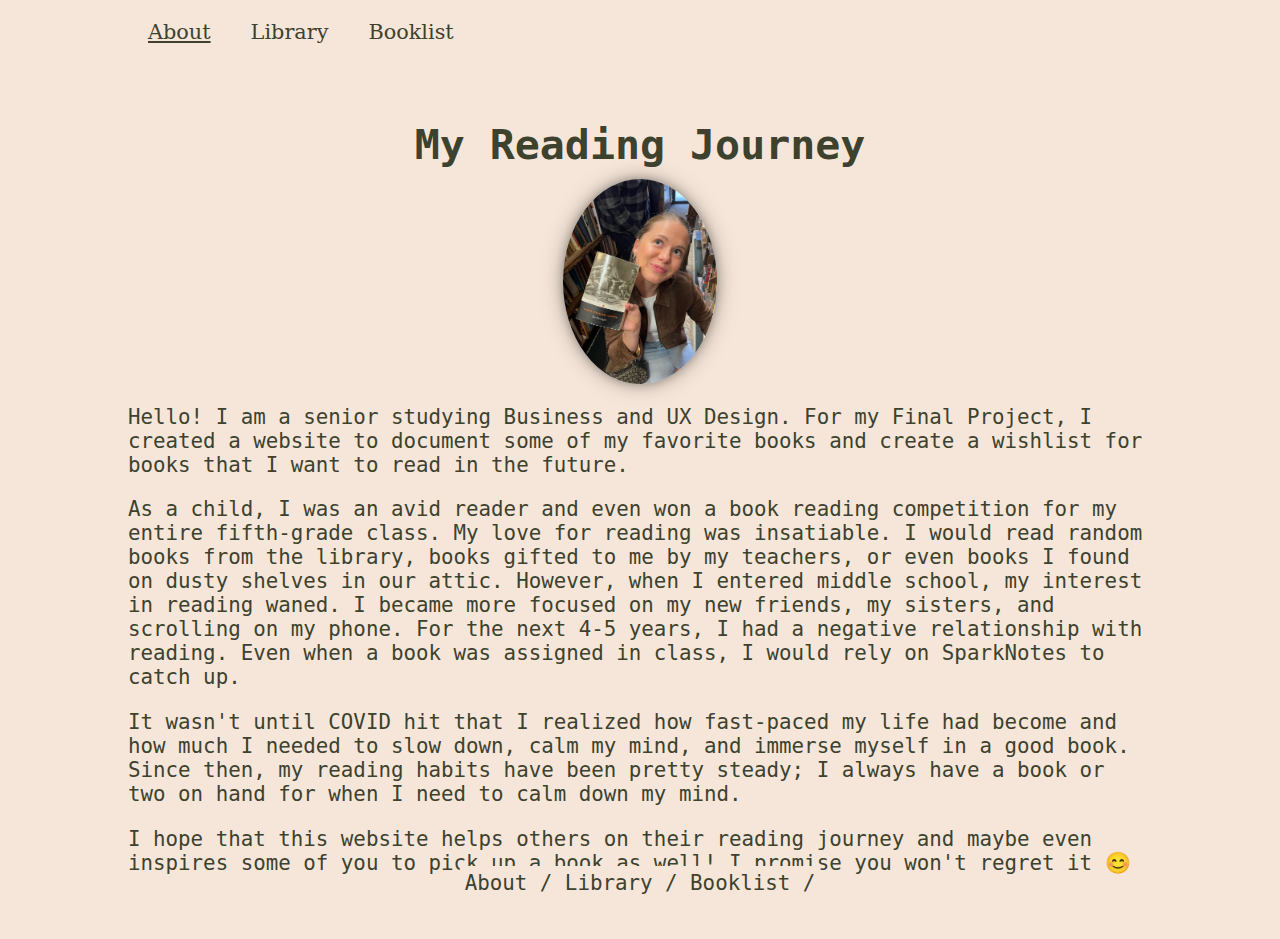
<file: index.html>
<!DOCTYPE html>
<html lang="en">
<head>
    <meta charset="UTF-8">
    <meta http-equiv="X-UA-Compatible" content="IE=edge">
    <meta name="viewport" content="width=device-width, initial-scale=1.0">
    <link rel="stylesheet" href="style.css">
    <link rel="icon" href="images/book-icon.webp">
    <title>Home</title>
</head>
<body>
    <header>
        <nav>
            <div class="skip"><a href="#main"> Skip to Main Content</a></div>
            <ul class="nav_menu">
                <li class="nav_page"><a href="index.html" id="current">About</a></li>
                <li class="nav_page"><a href="library.html">Library</a></li>
                <li class="nav_page"><a href="booklist.html">Booklist</a></li>
            </ul>
        </nav>
    </header>
    <main id="main" class="about">
        <h1>My Reading Journey</h1>
        <img src="images/IMG_8823.JPG" alt="Photo of Me">
        <div>
            <p>Hello! I am a senior studying Business and UX Design. For my Final Project, I created a website to document some of my favorite books and create a wishlist for books that I want to read in the future.</p>
            <p>As a child, I was an avid reader and even won a book reading competition for my entire fifth-grade class. My love for reading was insatiable. I would read random books from the library, books gifted to me by my teachers, or even books I found on dusty shelves in our attic. 
                However, when I entered middle school, my interest in reading waned. I became more focused on my new friends, my sisters, and scrolling on my phone. For the next 4-5 years, I had a negative relationship with reading. Even when a book was assigned in class, I would rely on SparkNotes to catch up.</p>
            <p>It wasn't until COVID hit that I realized how fast-paced my life had become and how much I needed to slow down, calm my mind, and immerse myself in a good book. Since then, my reading habits have been pretty steady; I always have a book or two on hand for when I need to calm down my mind.</p>
            <p>I hope that this website helps others on their reading journey and maybe even inspires some of you to pick up a book as well! I promise you won't regret it 😊</p>
        </div>
    </main>
    <footer class="footer">
        <div class="footer_info">
            <a href="index.html">About / </a>
            <a href="library.html">Library / </a>
            <a href="booklist.html">Booklist / </a>
        </div>
    </footer>
</body>
</html>
</file>
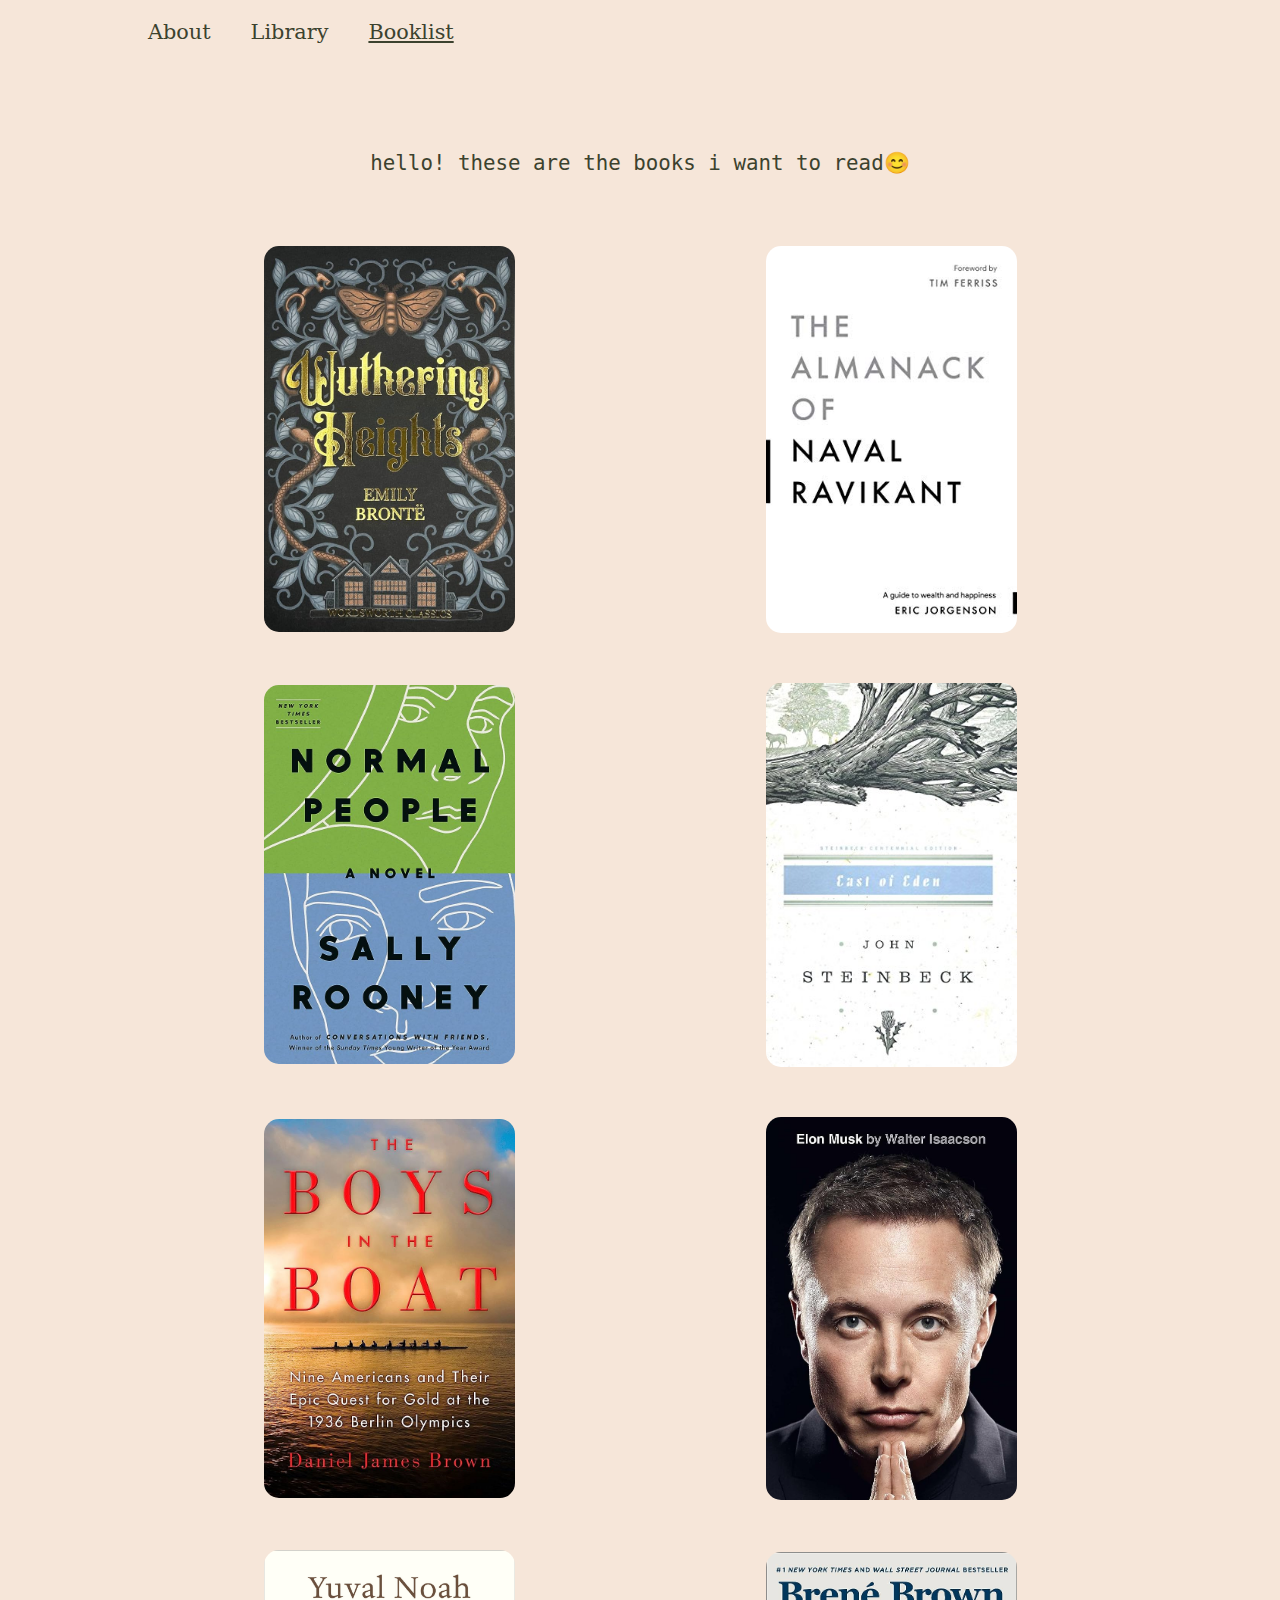
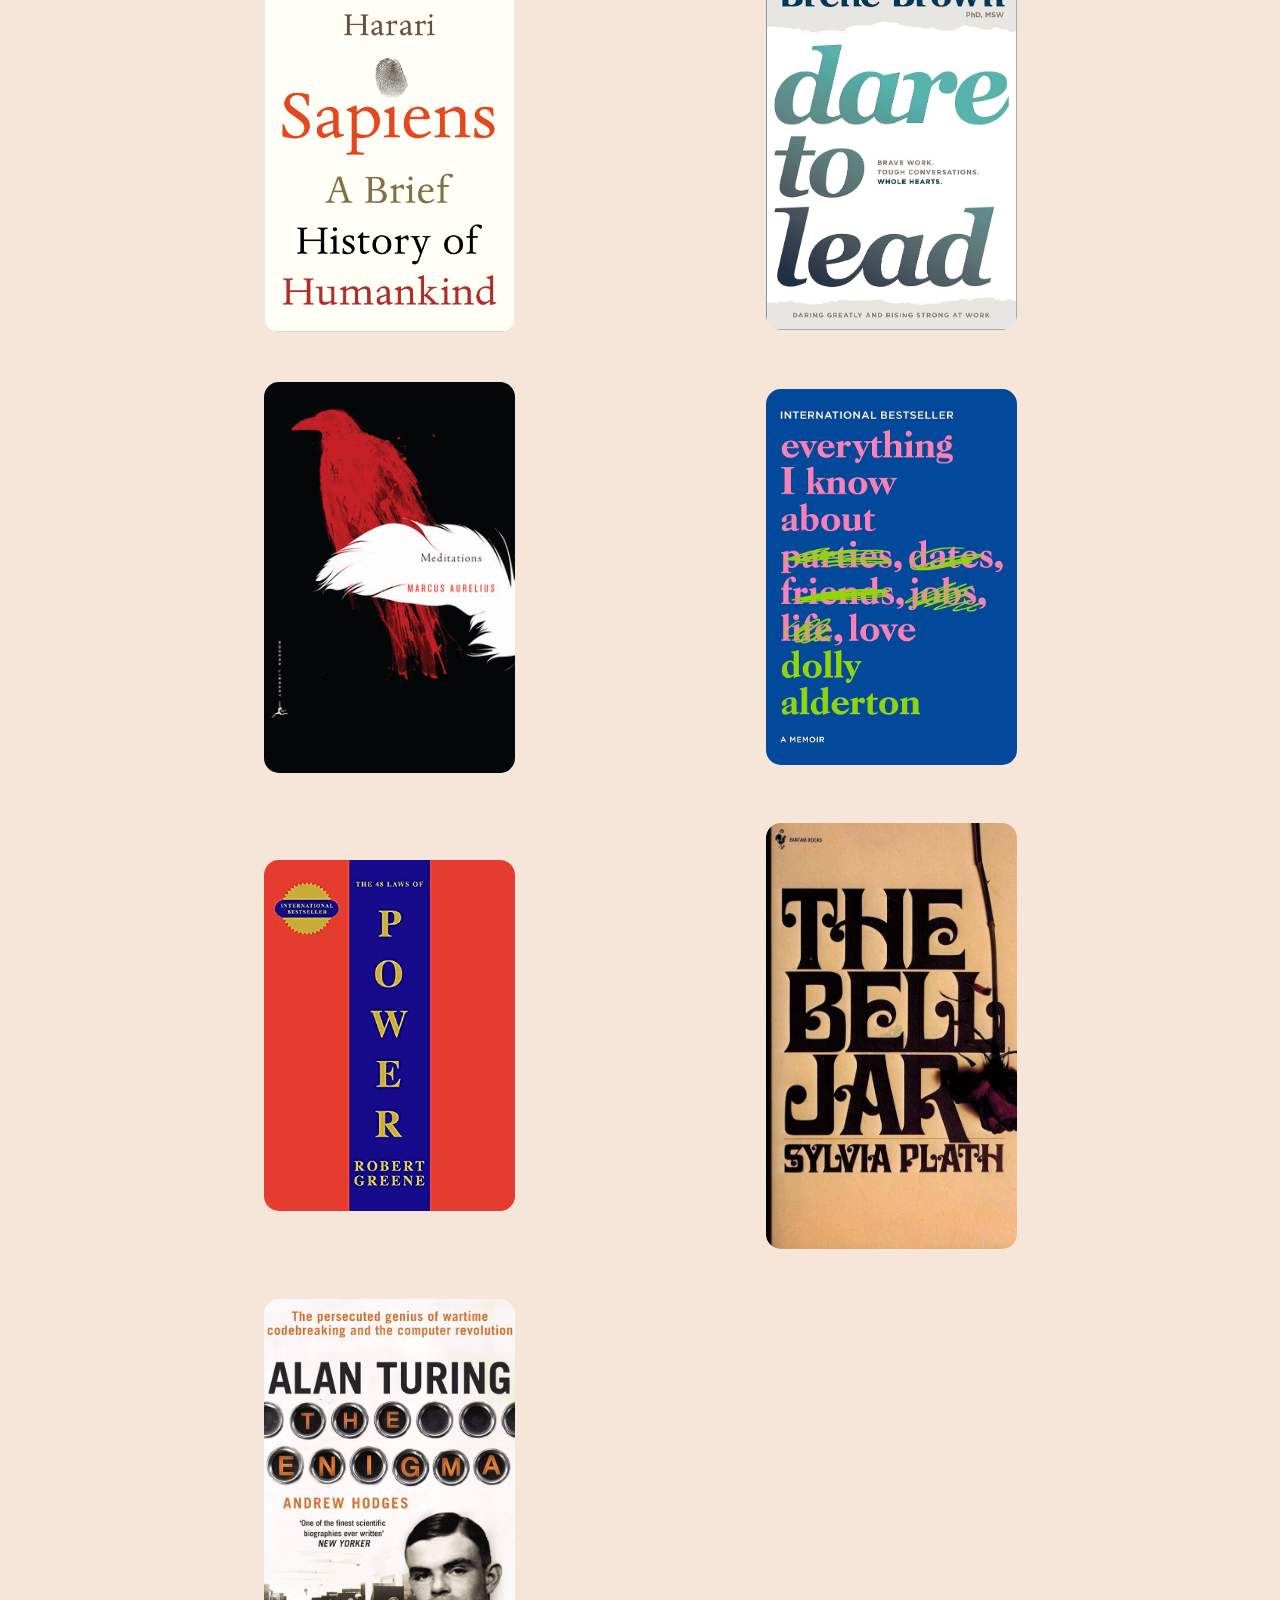
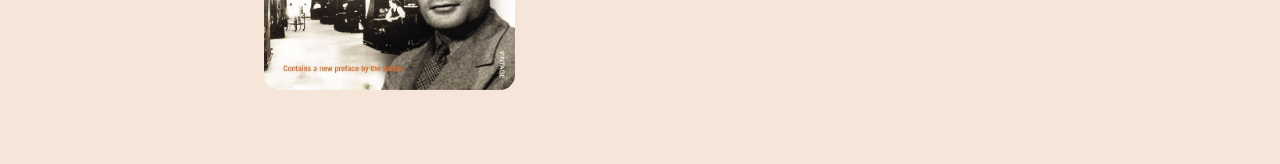
<file: booklist.html>
<!DOCTYPE html>
<html lang="en">
<head>
    <meta charset="UTF-8">
    <meta http-equiv="X-UA-Compatible" content="IE=edge">
    <meta name="viewport" content="width=device-width, initial-scale=1.0">
    <link rel="stylesheet" href="style.css">
    <link rel="icon" href="images/book-icon.webp">
    <title>Book Wishlist</title>
</head>
<body>
    <header>
        <nav>
            <div class="skip"><a href="#main"> Skip to Main Content</a></div>
            <ul class="nav_menu">
                <li class="nav_page"><a href="index.html">About</a></li>
                <li class="nav_page"><a href="library.html">Library</a></li>
                <li class="nav_page"><a href="booklist.html" id="current">Booklist</a></li>
            </ul>
        </nav>
    </header>
    <main id="main" class="booklist">
        <p id="booklist-intro">hello! these are the books i want to read😊</p>
        <div id="wish1" class="book-wish">
            <img src="images/wuthering.jpg" alt="Wuthering Heights Book Cover">
            <div class="description">
                <h1>Wuthering Heights</h1>
                <h2>Author: Emily Brontë</h2>
                <h3>Genre: Fiction</h3>
                <p>Description: The Victorian novelist Emily Bronte's Wuthering Heights follows a passion and love between Heathcliff and Catherine that turns destructive. With its setting in the windswept Yorkshire Moors, the story begins in 1801 told through the character of Lockwood, and moves to the 1770s in flashbacks.</p>
            </div>
        </div>
        <div id="wish2" class="book-wish">
            <img src="images/naval.jpeg" alt="The Almanack Of Naval Ravikant Book Cover">
            <div class="description">
                <h1>The Almanack Of Naval Ravikant</h1>
                <h2>Author: Eric Jorgenson</h2>
                <h3>Genre: Self-help</h3>
                <p>Description: The Almanack of Naval Ravikant compiles the valuable lessons of Naval Ravikant, who teaches people how to build wealth and achieve long-term happiness by working on a few essential skills, all while discovering the secrets of living a good life.</p>
            </div>
        </div>
        <div id="wish3" class="book-wish">
            <img src="images/normal-people.jpg" alt="Normal People Book Cover">
            <div class="description">
                <h1>Normal People</h1>
                <h2>Author: Sally Rooney</h2>
                <h3>Genre: Fiction</h3>
                <p>Description: Normal People (2018) tells the story of Marianne and Connell, two people who grow close during the final days of secondary school. As they move on to college and careers, the two struggle to make sense of their relationship and their feelings for one another.</p>
            </div>
        </div>
        <div id="wish4" class="book-wish">
            <img src="images/eden.jpeg" alt="East of Eden Book Cover">
            <div class="description">
                <h1>East of Eden</h1>
                <h2>Author: John Steinbeck</h2>
                <h3>Genre: Fiction</h3>
                <p>Description: Venomous rivalry between two generations of brothers parallels the biblical story of Cain and Abel; however, family and friendship help to prevent disaster by guiding the family to the realization that mankind may be flawed but redemption can be found.</p>
            </div>
        </div>
        <div id="wish5" class="book-wish">
            <img src="images/boys-boat.jpg" alt="The Boys in the Boat Book Cover">
            <div class="description">
                <h1>The Boys in the Boat</h1>
                <h2>Author: Daniel James Brown</h2>
                <h3>Genre: Biography</h3>
                <p>Description: The Boys in the Boat is about the University of Washington eight-oared rowing crew that represented the United States in rowing at the 1936 Summer Olympics – Men's eight in Berlin, and narrowly beat out Italy and Germany to win the gold medal. The main character is Joe Rantz.</p>
            </div>
        </div>
        <div id="wish6" class="book-wish">
            <img src="images/elon.jpg" alt="Elon Musk Book Cover">
            <div class="description">
                <h1>Elon Musk</h1>
                <h2>Author: Walter Isaacson</h2>
                <h3>Genre: Biography</h3>
                <p>Description: At various moments in “Elon Musk,” Walter Isaacson's new biography of the world's richest person, the author tries to make sense of the billionaire entrepreneur he has shadowed for two years — sitting in on meetings, getting a peek at emails and texts, engaging in “scores of interviews and late-night conversations.”</p>
            </div>
        </div>
        <div id="wish7" class="book-wish">
            <img src="images/sapiens.jpeg" alt="Sapiens: A Brief History of Humankind Book Cover">
            <div class="description">
                <h1>Sapiens: A Brief History of Humankind</h1>
                <h2>Author: Yuval Noah Harari</h2>
                <h3>Genre: Non-fiction</h3>
                <p>Description: The book, focusing on Homo sapiens, surveys the history of humankind, starting from the Stone Age and going up to the twenty-first century. The account is situated within a framework that intersects the natural sciences with the social sciences.</p>
            </div>
        </div>
        <div id="wish8" class="book-wish">
            <img src="images/brene-brown.jpg" alt="Dare to Lead Book Cover">
            <div class="description">
                <h1>Dare to Lead</h1>
                <h2>Author: Brene Brown</h2>
                <h3>Genre: Self-help</h3>
                <p>Description: Dare to Lead by Brené Brown is a leadership book that emphasizes the importance of vulnerability and empathy in the workplace. It presents research-backed strategies for cultivating trust, resilience, and collaboration in teams, and encourages readers to embrace their humanity as leaders.</p>
            </div>
        </div>
        <div id="wish9" class="book-wish">
            <img src="images/meditations.jpeg" alt="Meditations Book Cover">
            <div class="description">
                <h1>Meditations</h1>
                <h2>Author: Marcus Aurelius</h2>
                <h3>Genre: Non-fiction</h3>
                <p>Description: Meditations (170-180 AD) is a journey through the mind of the great Roman emperor, Marcus Aurelius. These blinks offer philosophical ruminations on the meaning of death and justice, the nature of the world and why things happen the way they do.</p>
            </div>
        </div>
        <div id="wish10" class="book-wish">
            <img src="images/about-love.jpg" alt="Everything I Know About Love Book Cover">
            <div class="description">
                <h1>Everything I Know About Love</h1>
                <h2>Author: Dolly Alderton</h2>
                <h3>Genre: Memoir</h3>
                <p>Description: Everything I Know About Love (2018) is Dolly Alderton's very funny and painfully honest recollection of her early twenties, and all the bad dates, heartbreaks, grimy flat shares, and steadfast friendships this period of her life entailed. In 2022, the book was adapted for television by the BBC.</p>
            </div>
        </div>
        <div id="wish11" class="book-wish">
            <img src="images/48-laws.jpeg" alt="The 48 Laws of Power Book Cover">
            <div class="description">
                <h1>The 48 Laws of Power</h1>
                <h2>Author: Robert Greene</h2>
                <h3>Genre: Self-help</h3>
                <p>Description: The 48 Laws of Power by Robert Greene is a self-help book offering advice on how to gain and maintain power, using lessons drawn from parables and the experiences of historical figures. Power depends on the relationships between a person and those he or she seeks to control.</p>
            </div>
        </div>
        <div id="wish12" class="book-wish">
            <img src="images/bell-jar.jpg" alt="The Bell Jar Book Cover">
            <div class="description">
                <h1>The Bell Jar</h1>
                <h2>Author: Sylvia Plath</h2>
                <h3>Genre: Fiction</h3>
                <p>Description: The Bell Jar details the life of Esther Greenwood, a college student who dreams of becoming a poet. She is selected for a month-long summer internship as a guest editor of Ladies' Day magazine, but her time in New York City is unfulfilling as she struggles with issues of identity and societal norms.</p>
            </div>
        </div>
        <div id="wish13" class="book-wish">
            <img src="images/enigma.jpg" alt="Alan Turing: The Enigma Book Cover">
            <div class="description">
                <h1>Alan Turing: The Enigma</h1>
                <h2>Author: Andrew Hodges</h2>
                <h3>Genre: Biography</h3>
                <p>Description: Capturing both the inner and outer drama of Turing's life, Andrew Hodges tells how Turing's revolutionary idea of 1936—the concept of a universal machine—laid the foundation for the modern computer and how Turing brought the idea to practical realization in 1945 with his electronic design.</p>
            </div>
        </div>
    </main>
    <script src="JS/listener.js"></script>
</body>
</html>
</file>
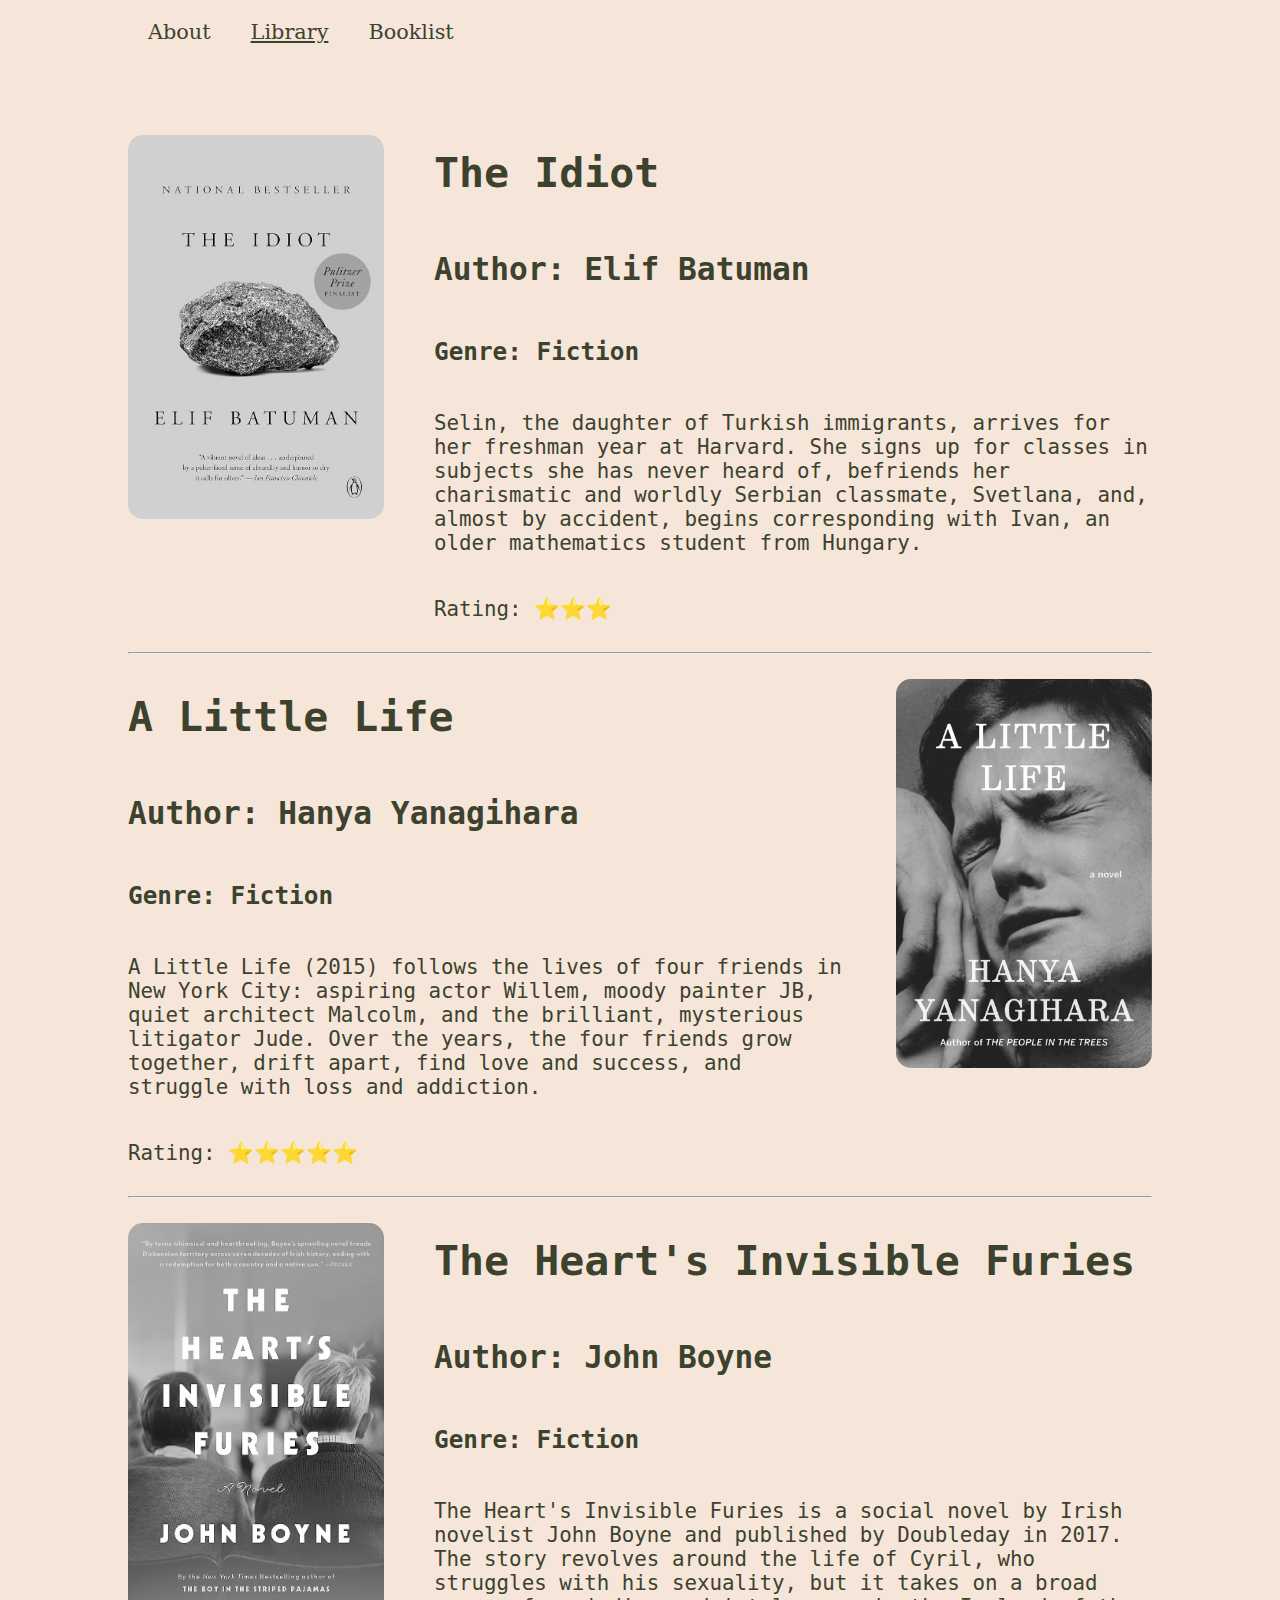
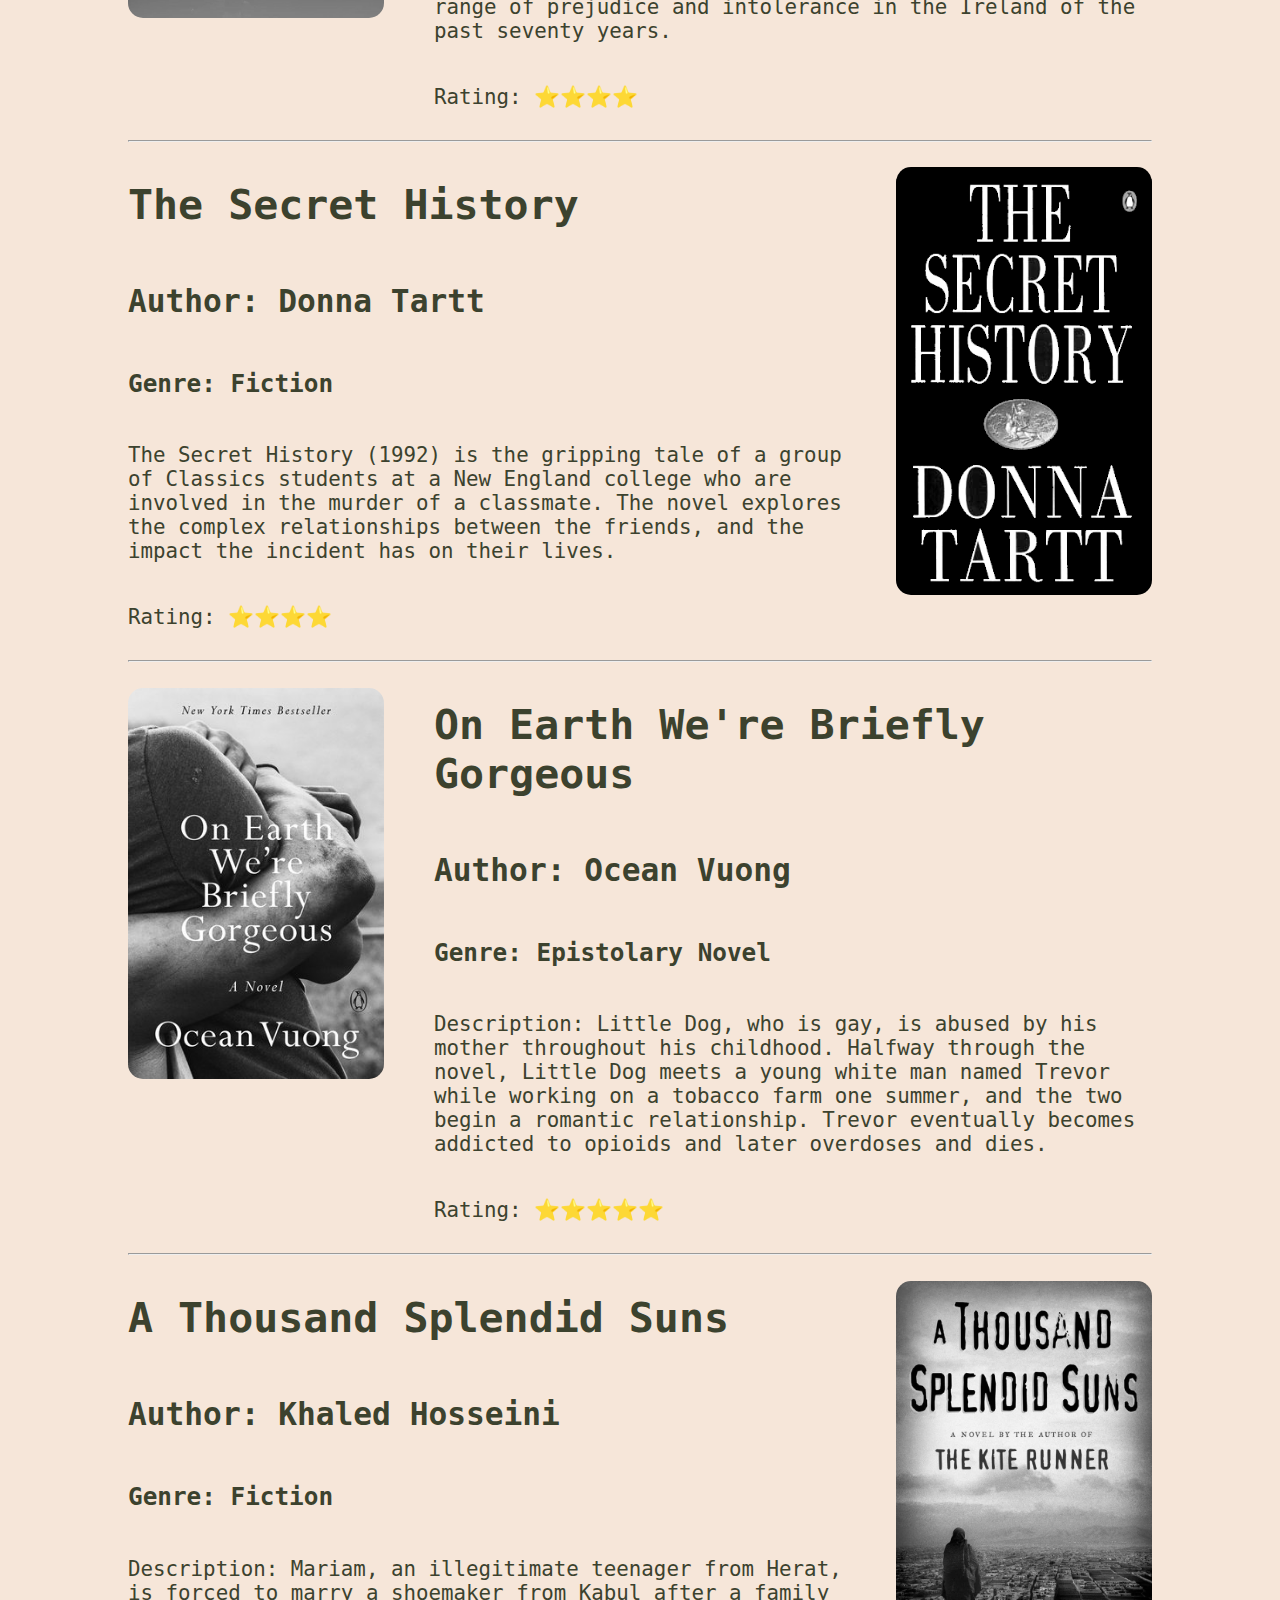
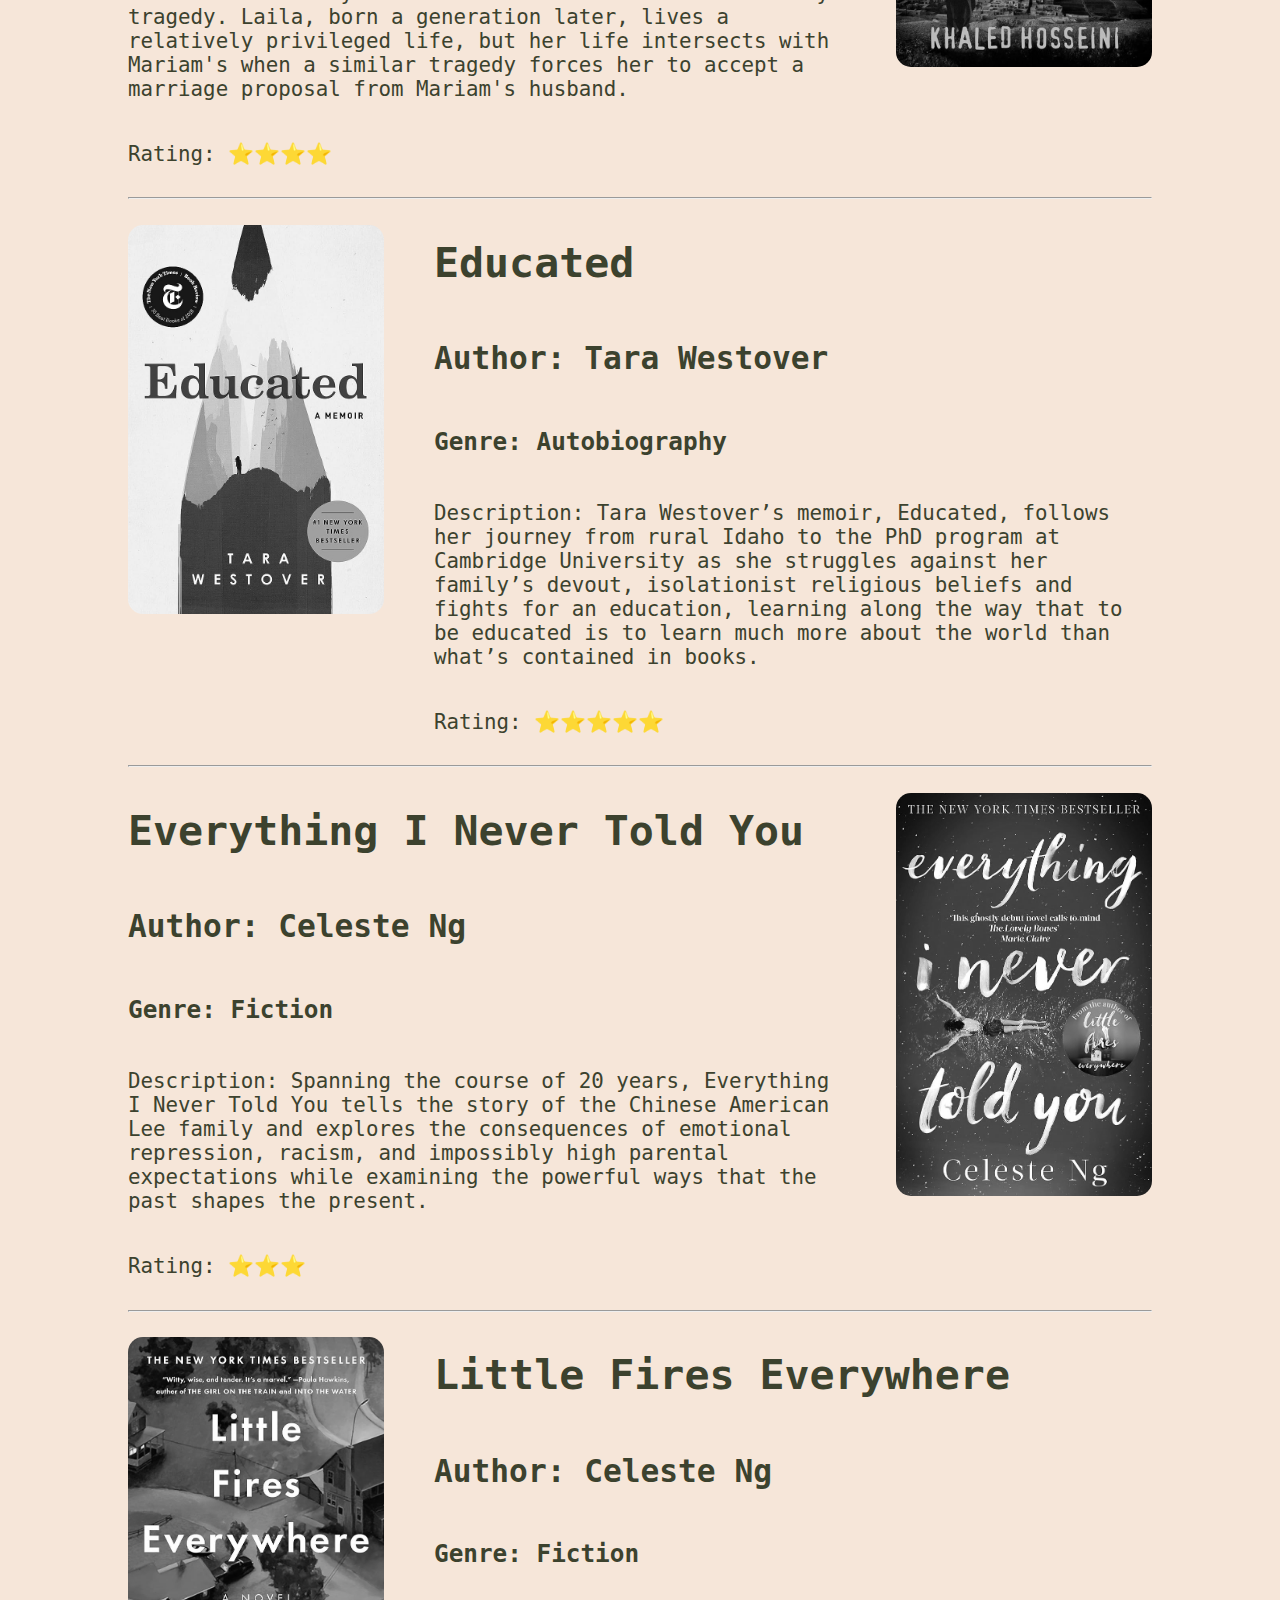
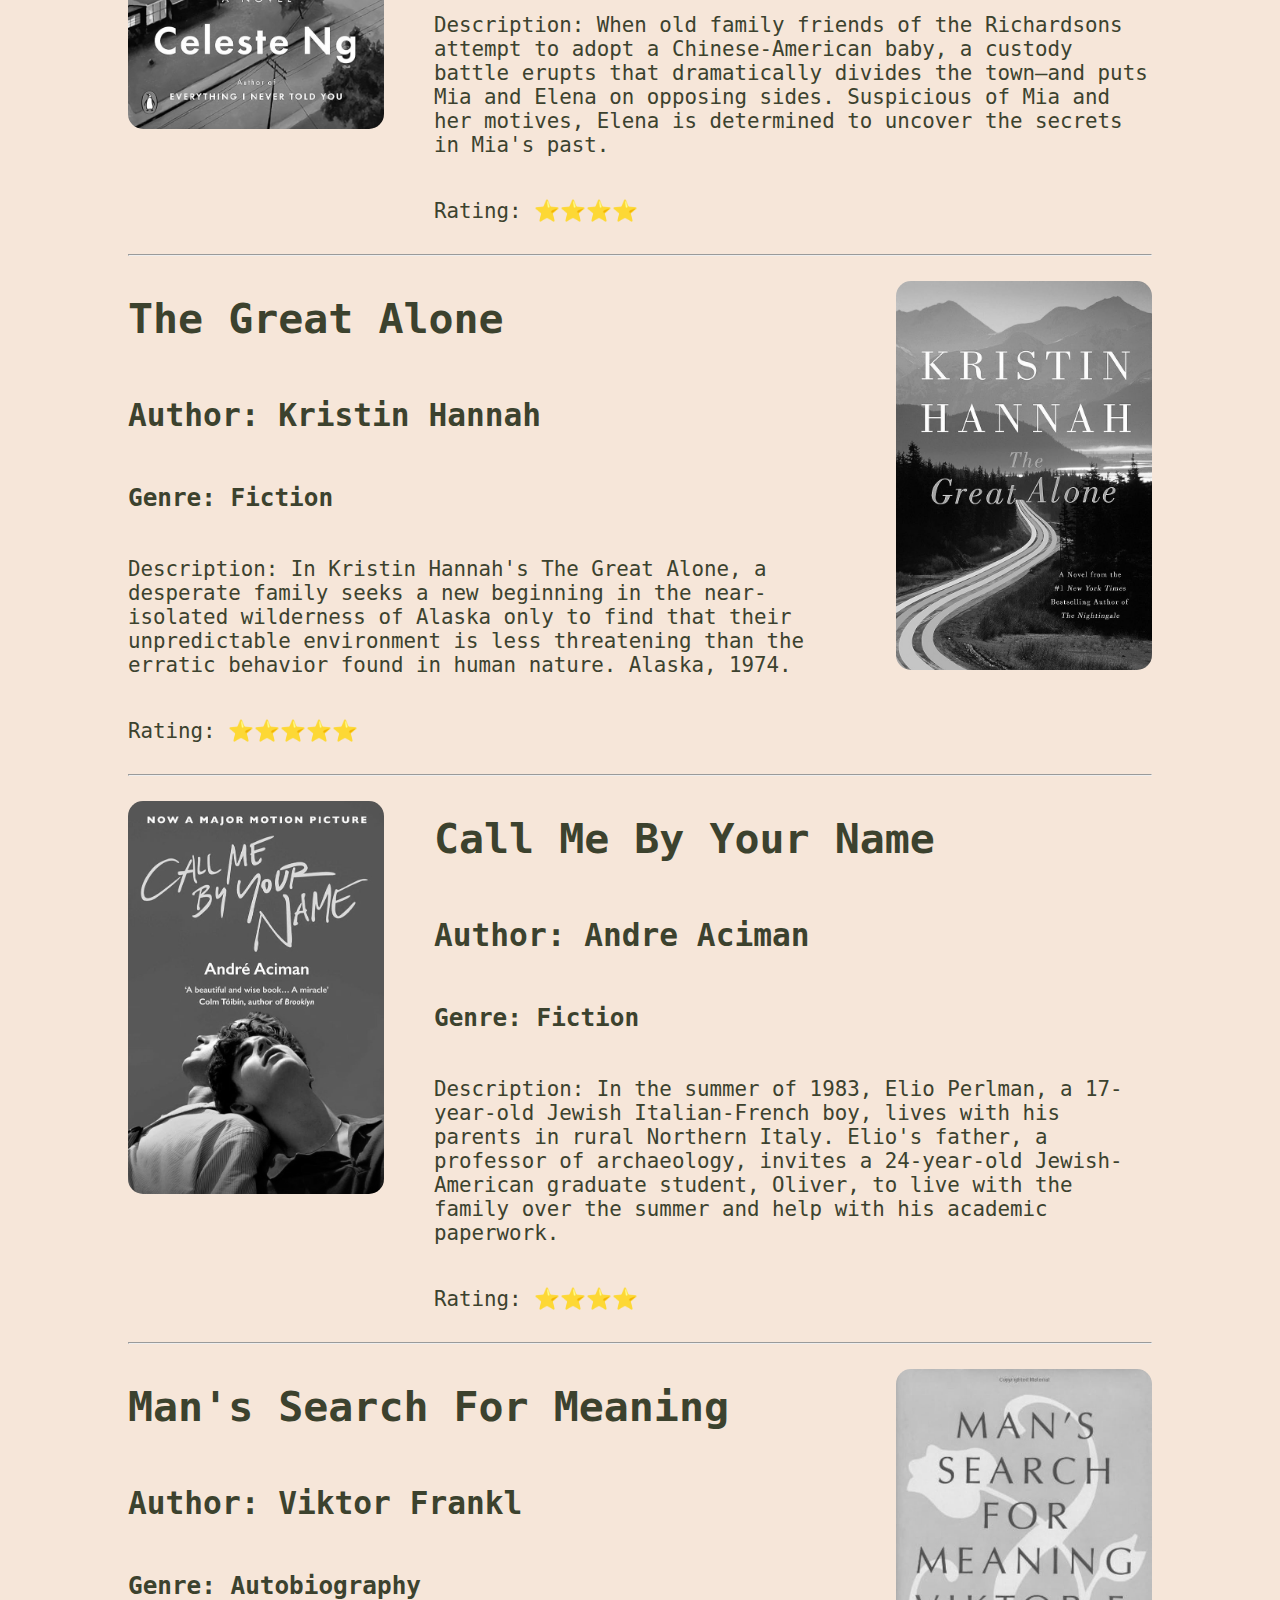
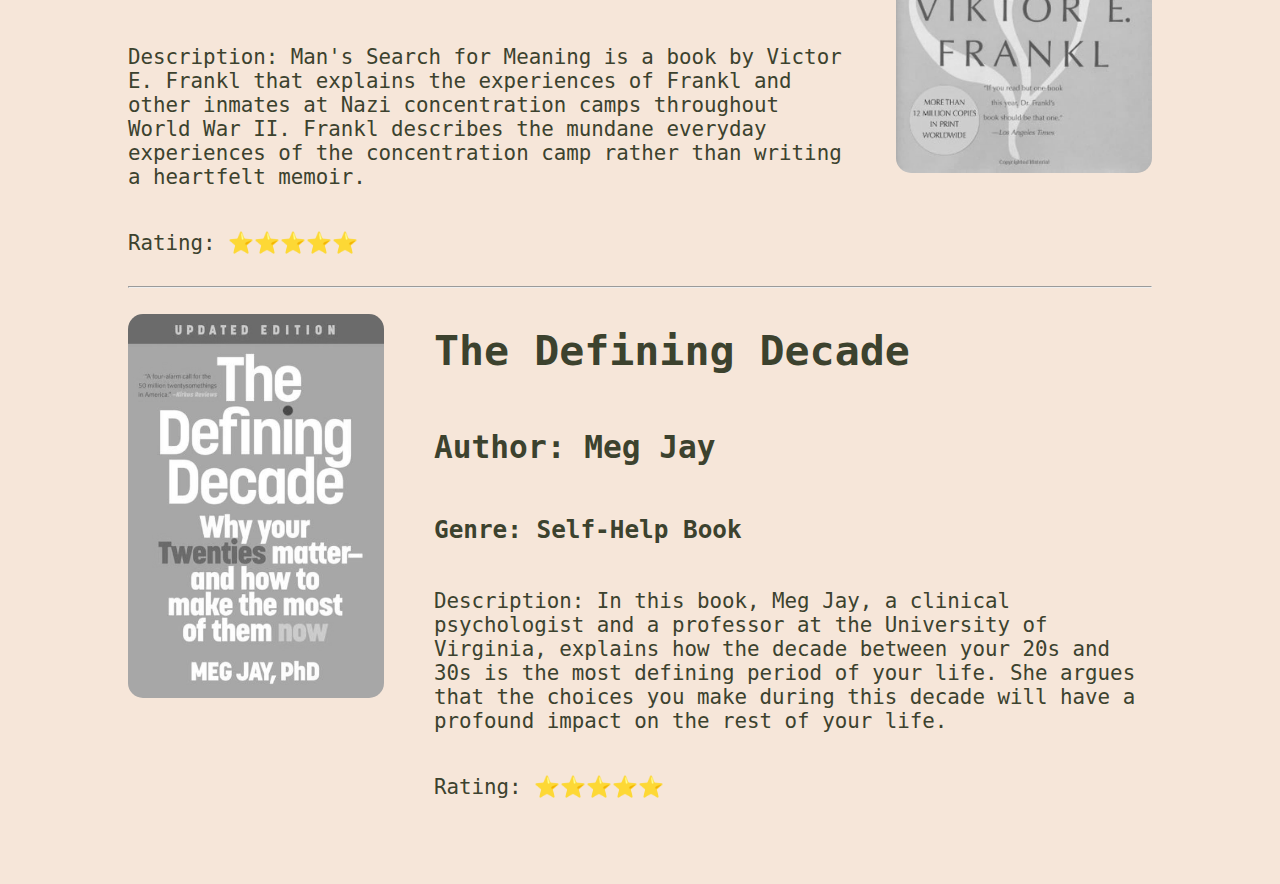
<file: library.html>
<!DOCTYPE html>
<html lang="en">
<head>
    <meta charset="UTF-8">
    <meta http-equiv="X-UA-Compatible" content="IE=edge">
    <meta name="viewport" content="width=device-width, initial-scale=1.0">
    <link rel="stylesheet" href="style.css">
    <link rel="icon" href="images/book-icon.webp">
    <title>My Library</title>
</head>
<body>
    <header>
        <nav>
            <div class="skip"><a href="#main"> Skip to Main Content</a></div>
            <ul class="nav_menu">
                <li class="nav_page"><a href="index.html">About</a></li>
                <li class="nav_page"><a href="library.html" id="current">Library</a></li>
                <li class="nav_page"><a href="booklist.html">Booklist</a></li>
            </ul>
        </nav>
    </header>
    <main id="main" class="library">
        <div id="book1" class="book-left">
            <img src="images/book1.jpg" alt="The Idiot Book Cover">
            <div class="info">
                <h1>The Idiot</h1>
                <h2>Author: Elif Batuman</h2>
                <h3>Genre: Fiction</h3>
                <p>Selin, the daughter of Turkish immigrants, arrives for her freshman year at Harvard. She signs up for classes in subjects she has never heard of, befriends her charismatic and worldly Serbian classmate, Svetlana, and, almost by accident, begins corresponding with Ivan, an older mathematics student from Hungary.</p>
                <p>Rating: ⭐⭐⭐</p>
            </div>
        </div>
        <hr>
        <div id="book2" class="book-right">
            <img src="images/little-life.jpeg" alt="A Little Life Book Cover">
            <div class="info">
                <h1>A Little Life</h1>
                <h2>Author: Hanya Yanagihara</h2>
                <h3>Genre: Fiction</h3>
                <p>A Little Life (2015) follows the lives of four friends in New York City: aspiring actor Willem, moody painter JB, quiet architect Malcolm, and the brilliant, mysterious litigator Jude. Over the years, the four friends grow together, drift apart, find love and success, and struggle with loss and addiction.</p>
                <p>Rating: ⭐⭐⭐⭐⭐</p>
            </div>
        </div>
        <hr>
        <div id="book3" class="book-left">
            <img src="images/invisible-furies.jpg" alt="The Heart's Invisible Furies Book Cover">
            <div class="info">
                <h1>The Heart's Invisible Furies</h1>
                <h2>Author: John Boyne</h2>
                <h3>Genre: Fiction</h3>
                <p>The Heart's Invisible Furies is a social novel by Irish novelist John Boyne and published by Doubleday in 2017. The story revolves around the life of Cyril, who struggles with his sexuality, but it takes on a broad range of prejudice and intolerance in the Ireland of the past seventy years.</p>
                <p>Rating: ⭐⭐⭐⭐</p>
            </div>
        </div>
        <hr>
        <div id="book4" class="book-right">
            <img src="images/secret-history.jpeg" alt="The Secret History Book Cover">
            <div class="info">
                <h1>The Secret History</h1>
                <h2>Author: Donna Tartt</h2>
                <h3>Genre: Fiction</h3>
                <p>The Secret History (1992) is the gripping tale of a group of Classics students at a New England college who are involved in the murder of a classmate. The novel explores the complex relationships between the friends, and the impact the incident has on their lives.</p>
                <p>Rating: ⭐⭐⭐⭐</p>
            </div>
        </div>
        <hr>
        <div id="book5" class="book-left">
            <img src="images/on-earth.jpeg" alt="On Earth We're Briefly Gorgeous Book Cover">
            <div class="info">
                <h1>On Earth We're Briefly Gorgeous</h1>
                <h2>Author: Ocean Vuong</h2>
                <h3>Genre: Epistolary Novel</h3>
                <p>Description: Little Dog, who is gay, is abused by his mother throughout his childhood. Halfway through the novel, Little Dog meets a young white man named Trevor while working on a tobacco farm one summer, and the two begin a romantic relationship. Trevor eventually becomes addicted to opioids and later overdoses and dies.</p>
                <p>Rating: ⭐⭐⭐⭐⭐</p>
            </div>
        </div>
        <hr>
        <div id="book6" class="book-right">
            <img src="images/thousand.jpg" alt="A Thousand Splendid Suns Book Cover">
            <div class="info">
                <h1>A Thousand Splendid Suns</h1>
                <h2>Author: Khaled Hosseini</h2>
                <h3>Genre: Fiction</h3>
                <p>Description: Mariam, an illegitimate teenager from Herat, is forced to marry a shoemaker from Kabul after a family tragedy. Laila, born a generation later, lives a relatively privileged life, but her life intersects with Mariam's when a similar tragedy forces her to accept a marriage proposal from Mariam's husband.</p>
                <p>Rating: ⭐⭐⭐⭐</p>
            </div>
        </div>
        <hr>
        <div id="book7" class="book-left">
            <img src="images/educated.jpg" alt="Educated Book Cover">
            <div class="info">
                <h1>Educated</h1>
                <h2>Author: Tara Westover</h2>
                <h3>Genre: Autobiography</h3>
                <p>Description: Tara Westover’s memoir, Educated, follows her journey from rural Idaho to the PhD program at Cambridge University as she struggles against her family’s devout, isolationist religious beliefs and fights for an education, learning along the way that to be educated is to learn much more about the world than what’s contained in books.</p>
                <p>Rating: ⭐⭐⭐⭐⭐</p>
            </div>
        </div>
        <hr>
        <div id="book8" class="book-right">
            <img src="images/everything-never.jpg" alt="Everything I Never Told You Book Cover">
            <div class="info">
                <h1>Everything I Never Told You</h1>
                <h2>Author: Celeste Ng</h2>
                <h3>Genre: Fiction</h3>
                <p>Description: Spanning the course of 20 years, Everything I Never Told You tells the story of the Chinese American Lee family and explores the consequences of emotional repression, racism, and impossibly high parental expectations while examining the powerful ways that the past shapes the present.</p>
                <p>Rating: ⭐⭐⭐</p>
            </div>
        </div>
        <hr>
        <div id="book9" class="book-left">
            <img src="images/little-fires.jpg" alt="Little Fires Everywhere Book Cover">
            <div class="info">
                <h1>Little Fires Everywhere</h1>
                <h2>Author: Celeste Ng</h2>
                <h3>Genre: Fiction</h3>
                <p>Description: When old family friends of the Richardsons attempt to adopt a Chinese-American baby, a custody battle erupts that dramatically divides the town—and puts Mia and Elena on opposing sides. Suspicious of Mia and her motives, Elena is determined to uncover the secrets in Mia's past.</p>
                <p>Rating: ⭐⭐⭐⭐</p>
            </div>
        </div>
        <hr>
        <div id="book10" class="book-right">
            <img src="images/great-alone.jpg" alt="The Great Alone Book Cover">
            <div class="info">
                <h1>The Great Alone</h1>
                <h2>Author: Kristin Hannah</h2>
                <h3>Genre: Fiction</h3>
                <p>Description: In Kristin Hannah's The Great Alone, a desperate family seeks a new beginning in the near-isolated wilderness of Alaska only to find that their unpredictable environment is less threatening than the erratic behavior found in human nature. Alaska, 1974.</p>
                <p>Rating: ⭐⭐⭐⭐⭐</p>
            </div>
        </div>
        <hr>
        <div id="book11" class="book-left">
            <img src="images/CMBYN.jpg" alt="Call Me By Your Name Book Cover">
            <div class="info">
                <h1>Call Me By Your Name</h1>
                <h2>Author: Andre Aciman</h2>
                <h3>Genre: Fiction</h3>
                <p>Description: In the summer of 1983, Elio Perlman, a 17-year-old Jewish Italian-French boy, lives with his parents in rural Northern Italy. Elio's father, a professor of archaeology, invites a 24-year-old Jewish-American graduate student, Oliver, to live with the family over the summer and help with his academic paperwork.</p>
                <p>Rating: ⭐⭐⭐⭐</p>
            </div>
        </div>
        <hr>
        <div id="book12" class="book-right">
            <img src="images/search for meaning.jpg" alt="Man's Search For Meaning Book Cover">
            <div class="info">
                <h1>Man's Search For Meaning</h1>
                <h2>Author: Viktor Frankl</h2>
                <h3>Genre: Autobiography</h3>
                <p>Description: Man's Search for Meaning is a book by Victor E. Frankl that explains the experiences of Frankl and other inmates at Nazi concentration camps throughout World War II. Frankl describes the mundane everyday experiences of the concentration camp rather than writing a heartfelt memoir.</p>
                <p>Rating: ⭐⭐⭐⭐⭐</p>
            </div>
        </div>
        <hr>
        <div id="book13" class="book-left">
            <img src="images/defining-decade.jpeg" alt="The Defining Decade Book Cover">
            <div class="info">
                <h1>The Defining Decade</h1>
                <h2>Author: Meg Jay</h2>
                <h3>Genre: Self-Help Book</h3>
                <p>Description: In this book, Meg Jay, a clinical psychologist and a professor at the University of Virginia, explains how the decade between your 20s and 30s is the most defining period of your life. She argues that the choices you make during this decade will have a profound impact on the rest of your life.</p>
                <p>Rating: ⭐⭐⭐⭐⭐</p>
            </div>
        </div>
    </main>
</body>
</html>
</file>
<file: style.css>
body {
    text-align: left;
    margin-left: 5%;
    margin-right: 5%;
    background-color: #F6E6D9;
    color: #3C422E;
    font-family:'GT Alpina Typewriter','monospace';
    font-size: 1.5em;
}
a, a:visited {
    text-decoration: none;
    color: #3C422E;
}
.nav_menu {
    background:#F6E6D9;
    position: fixed;
    top: 0;
    /* left: 0; */
    display: flex;
    flex-direction: row;
    text-align: left;
    list-style-type: none;
    padding: 20px;
    box-sizing: border-box;
    background-attachment: fixed;
    background-position: center;
    background-repeat: no-repeat;
    background-size: cover;
    width: 100%;
    z-index: 999;
    margin-top: 0;
}
.nav_menu li {
    font-family: 'ITC Garamond Condensed','serif';
    margin-right: 40px;
}
main {
    margin-top: 120px;
}
.skip a{
    background: #ffffff;
    left: 0;
    padding: 6px;
    position: absolute; 
    top: -50px;
    left: 10px;
}
.skip a:focus {
    top: 70px;
}
*:focus {
    border: solid 2px #ffffff;
}
#current {
    text-decoration: underline;
}
/* styling the library page */
.library img {
    width: 25%;
    border-radius: 15px;
    filter: grayscale(100%);
    transition: transform 0.3s ease;
    margin-top: 15px;
}
.library img:hover {
    filter: grayscale(0%);
    transform: scale(1.1);
    transition: transform 0.3s ease-in-out;
}
.book-left {
    display: flex;
    align-items:flex-start;
}
.book-left .info {
    display: flex;
    flex-direction: column;
    justify-content: flex-start;
}
.book-left img {
    margin-right: 50px;
}
.book-right {
    display: flex;
    align-items: flex-start;
    flex-direction: row-reverse;
}
.book-right .info {
    display: flex;
    flex-direction: column;
    justify-content: flex-start;
}
.book-right img {
    margin-left: 50px;
}
/* styling the booklist page */
#booklist-intro {
    grid-column: 1 / -1;
    width: 100%;
    text-align: center;
}
.booklist {
    display:grid;
    grid-template-columns: 50% 50%;
    padding: 10px;
    text-align: center;
}

.description {
    display: none;
    margin-top: 10px;
    text-align: center;
}
.book-wish {
    display: flex;
    flex-direction: column;
    align-items: center;
    justify-content: center;
}

.book-wish img {
    width: 50%;
    border-radius: 15px;
    align-self: center;
    margin-top: 50px;
}
.book-wish img:hover {
    box-shadow: 0 0 10px rgba(0, 0, 0, 0.3), 0 0 20px rgba(0, 0, 0, 0.2), 0 0 30px rgba(0, 0, 0, 0.1);
  }

.show {
    display: block;
}
/* styling the about page */
.about img{
    border-radius: 100%;
    width:15%;
    box-shadow: 0 0 10px rgba(0, 0, 0, 0.3), 0 0 20px rgba(0, 0, 0, 0.2), 0 0 30px rgba(0, 0, 0, 0.1);
    align-self: center;
    margin: 0 auto;
    display: block;
    margin-top: 10px;
}

.about h1 {
    text-align: center;
    margin-bottom: 0;
}

.about p {
    text-align: left;
}

/* footer */
.footer {
    background:#F6E6D9;
    position: fixed;
    left: 50%;
    transform: translateX(-50%);
    bottom: 0;
    box-sizing: border-box;
    padding:5px;
  }
@media (prefers-reduced-motion: reduce) {
    .library img:hover {
    filter: grayscale(100%);
    transform: none;
    transition: none;
    }
}

/* Mobile view */
@media (min-width: 480px) {
    body {
        margin-left: 15%;
        margin-right: 15%;
        margin-bottom: 5%;
        font-size: 1.2em;
    }
}

/* Tablet view */
@media screen and (min-width: 800px) {
    body {
        margin-left: 10%;
        margin-right: 10%;
        font-size: 1.3em;
    }
}
</file>
